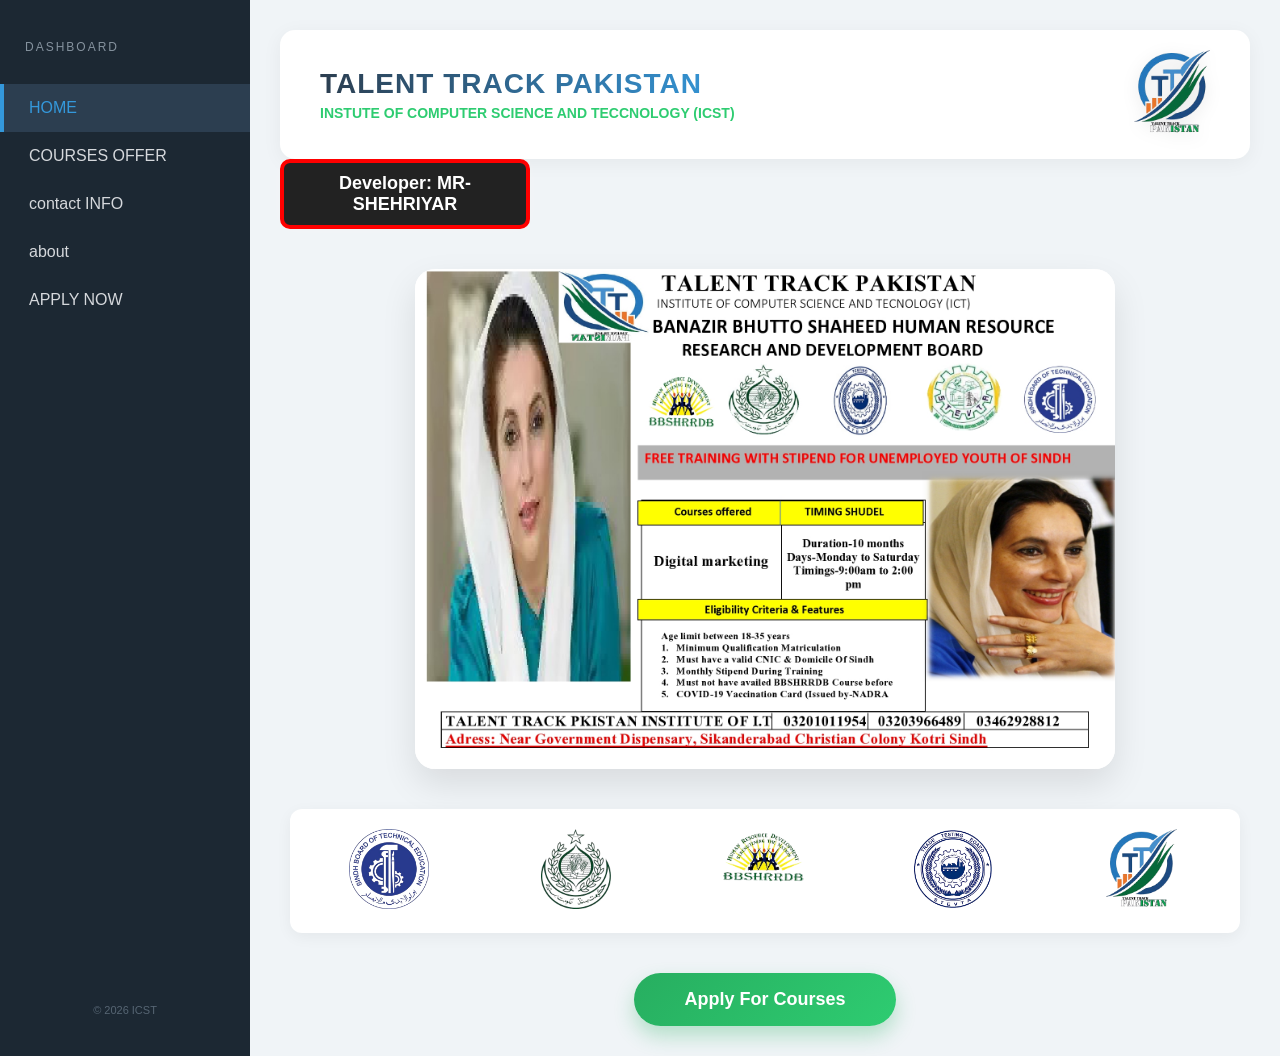
<file: index.html>
<!DOCTYPE html>
<html lang="en">
<head>
    <meta charset="UTF-8">
    <meta name="viewport" content="width=device-width, initial-scale=1.0">
    <title>Talent Track Pakistan (ICST)</title>
    <link rel="icon" type="image/png" href="./image/talnt_trck5.png">
    <link rel="stylesheet" href="https://cdnjs.cloudflare.com/ajax/libs/font-awesome/6.0.0/css/all.min.css">
    <link rel="stylesheet" href="style.css">
</head>
<body>

<div class="site-container">
    <nav class="sidebar">
        <div class="menu-label">DASHBOARD</div>
        <ul>
            <li><a href="index.html" class="active">HOME</a></li>
            <li><a href="course.html">COURSES OFFER</a></li>
            <li><a href="contact.html">contact INFO</a></li>
            <li><a href="about.html">about </a></li>
            <li><a href="apply.html">APPLY NOW</a></li>
        </ul>
        <div class="sidebar-footer">© 2026 ICST</div>
    </nav>

    <main class="content-area">
        <header class="main-header">
            <div class="title-wrapper">
                <h1 class="brand-name">TALENT TRACK PAKISTAN </h1>
                <p class="tagline">INSTUTE OF COMPUTER SCIENCE AND TECCNOLOGY (ICST)
            </div>
            <div class="logo-wrapper">
                <img src="./image/talnt_trck5.png" alt="Academy Logo" class="top-right-logo">
            </div>
        </header>
<div class="animation-wrapper">
    <div class="moving-box">
        Developer: <span>MR-SHEHRIYAR</span>
    </div>
</div>
        <div class="slider-wrapper">
            <div class="image-slider">
                <img src="./image/tlent track 1.jpg" class="slide-img">
                <img src="./image/TALENT TRACK PAKISTAN ART BY SHEHRIYAR2.jpg" class="slide-img">
                <img src="./image/pic4.jpeg" class="slide-img">
                <img src="./image/TALENT TRACK PAKISTAN ART BY SHEHRIYAR2.jpg" class="slide-img"> </div>
        </div>
        <div class="partners-strip">
    <div class="logo-item"><img src="./image/sindh3.png" alt="Partner 1"></div>
    <div class="logo-item"><img src="./image/govt2.png" alt="Partner 2"></div>
    <div class="logo-item"><img src="./image/bbshrrdb1.png" alt="Partner 3"></div>
    <div class="logo-item"><img src="./image/t4.png" alt="Partner 4"></div>
    <div class="logo-item"><img src="./image/talnt_trck5.png" alt="Partner 5"></div>
</div>
        <div class="action-section">
            <button class="apply-btn">Apply For Courses</button>
        </div>
    </main>
</div>

</body>
</html>
</file>
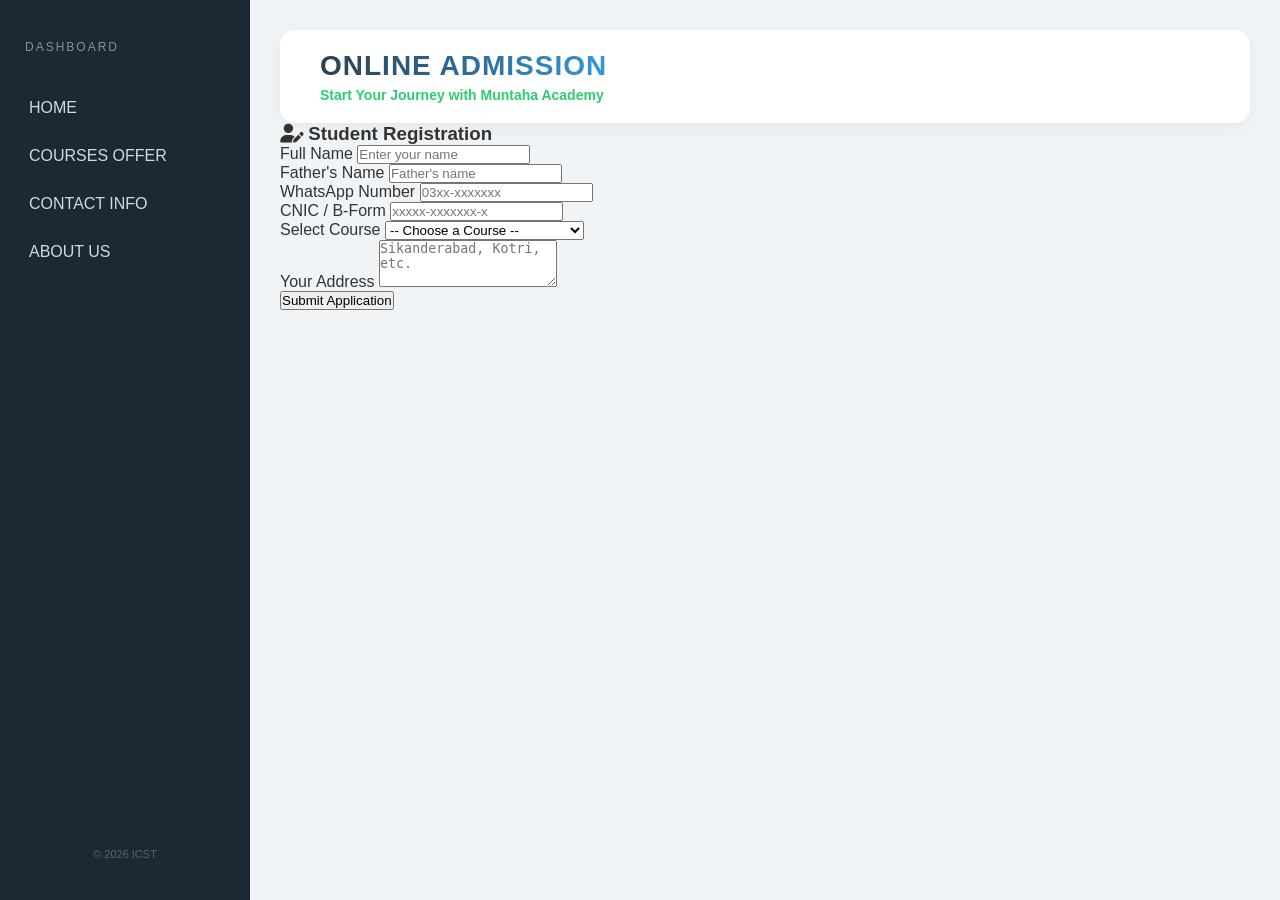
<file: apply.html>
<!DOCTYPE html>
<html lang="en">
<head>
    <meta charset="UTF-8">
    <meta name="viewport" content="width=device-width, initial-scale=1.0">
    <title>Apply Now - Talent Track Pakistan</title>
    <link rel="icon" type="image/png" href="./image/talnt_trck5.png">
    <link rel="stylesheet" href="style.css">
    <link rel="stylesheet" href="https://cdnjs.cloudflare.com/ajax/libs/font-awesome/6.0.0/css/all.min.css">
</head>
<body>

<div class="site-container">
    <nav class="sidebar">
        <div class="menu-label">DASHBOARD</div>
        <ul>
            <li><a href="index.html">HOME</a></li>
            <li><a href="course.html">COURSES OFFER</a></li>
            <li><a href="CONTACT.HTML">CONTACT INFO</a></li>
            <li><a href="ABOUT.HTML">ABOUT US</a></li>
        </ul>
        <div class="sidebar-footer">© 2026 ICST</div>
    </nav>

    <main class="content-area">
        <header class="main-header">
            <div class="title-wrapper">
                <h1 class="brand-name">ONLINE ADMISSION</h1>
                <p class="tagline">Start Your Journey with Muntaha Academy</p>
            </div>
        </header>

        <div class="admission-form-container">
            <form action="#" class="enroll-form">
                <h3><i class="fas fa-user-edit"></i> Student Registration</h3>
                
                <div class="input-row">
                    <div class="input-group">
                        <label>Full Name</label>
                        <input type="text" placeholder="Enter your name" required>
                    </div>
                    <div class="input-group">
                        <label>Father's Name</label>
                        <input type="text" placeholder="Father's name" required>
                    </div>
                </div>

                <div class="input-row">
                    <div class="input-group">
                        <label>WhatsApp Number</label>
                        <input type="tel" placeholder="03xx-xxxxxxx" required>
                    </div>
                    <div class="input-group">
                        <label>CNIC / B-Form</label>
                        <input type="text" placeholder="xxxxx-xxxxxxx-x" required>
                    </div>
                </div>

                <div class="input-group full-width">
                    <label>Select Course</label>
                    <select required>
                        <option value="">-- Choose a Course --</option>
                        <option value="web">Web Development (6 Months)</option>
                        <option value="graphic">Graphic Design (3 Months)</option>
                        <option value="marketing">Digital Marketing (3 Months)</option>
                        <option value="office">MS Office & CIT</option>
                    </select>
                </div>

                <div class="input-group full-width">
                    <label>Your Address</label>
                    <textarea rows="3" placeholder="Sikanderabad, Kotri, etc."></textarea>
                </div>

                <button type="submit" class="submit-btn-large">Submit Application</button>
            </form>
        </div>
    </main>
</div>

</body>
</html>
</file>
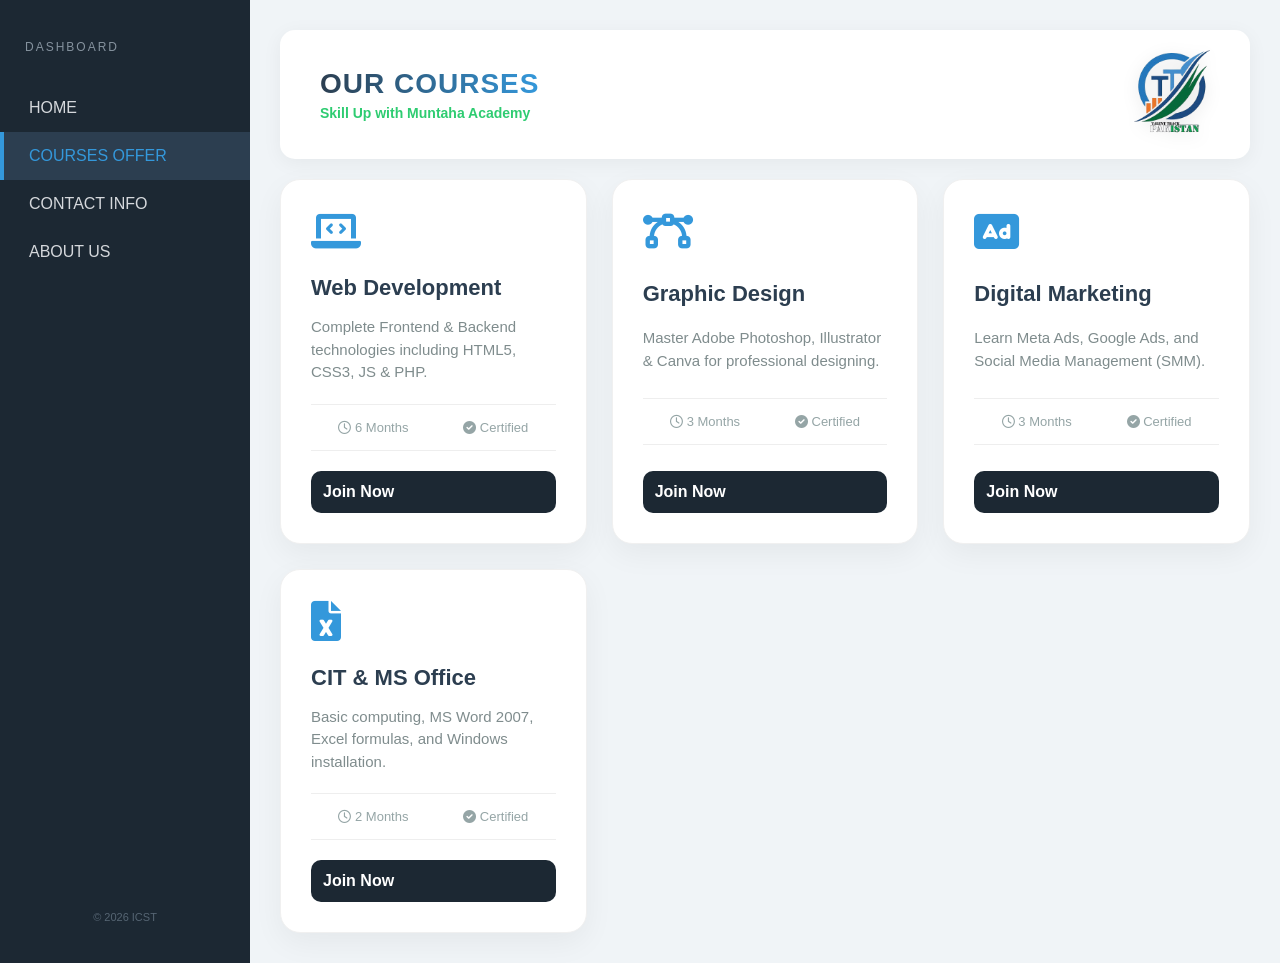
<file: course.html>
<!DOCTYPE html>
<html lang="en">
<head>
    <meta charset="UTF-8">
    <meta name="viewport" content="width=device-width, initial-scale=1.0">
    <title>Courses - Talent Track Pakistan</title>
    <link rel="icon" type="image/png" href="./image/talnt_trck5.png">
    <link rel="stylesheet" href="style.css">
    <link rel="stylesheet" href="https://cdnjs.cloudflare.com/ajax/libs/font-awesome/6.0.0/css/all.min.css">
</head>
<body>

<div class="site-container">
    <nav class="sidebar">
        <div class="menu-label">DASHBOARD</div>
        <ul>
            <li><a href="index.html">HOME</a></li>
            <li><a href="course.html" class="active">COURSES OFFER</a></li>
            <li><a href="CONTACT.HTML">CONTACT INFO</a></li>
            <li><a href="ABOUT.HTML">ABOUT US</a></li>
        </ul>
        <div class="sidebar-footer">© 2026 ICST</div>
    </nav>

    <main class="content-area">
        <header class="main-header">
            <div class="title-wrapper">
                <h1 class="brand-name">OUR COURSES</h1>
                <p class="tagline">Skill Up with Muntaha Academy</p>
            </div>
            <div class="logo-wrapper">
                <img src="./image/talnt_trck5.png" alt="Logo" class="top-right-logo">
            </div>
        </header>

        <div class="course-grid">
            <div class="course-card">
                <div class="course-icon"><i class="fas fa-laptop-code"></i></div>
                <h3>Web Development</h3>
                <p>Complete Frontend & Backend technologies including HTML5, CSS3, JS & PHP.</p>
                <div class="course-meta">
                    <span><i class="far fa-clock"></i> 6 Months</span>
                    <span><i class="fas fa-check-circle"></i> Certified</span>
                </div>
                <a href="https://wa.me/923258389705" class="enroll-btn">Join Now</a>
            </div>

            <div class="course-card">
                <div class="course-icon"><i class="fas fa-bezier-curve"></i></div>
                <h3>Graphic Design</h3>
                <p>Master Adobe Photoshop, Illustrator & Canva for professional designing.</p>
                <div class="course-meta">
                    <span><i class="far fa-clock"></i> 3 Months</span>
                    <span><i class="fas fa-check-circle"></i> Certified</span>
                </div>
                <a href="https://wa.me/923258389705" class="enroll-btn">Join Now</a>
            </div>

            <div class="course-card">
                <div class="course-icon"><i class="fas fa-ad"></i></div>
                <h3>Digital Marketing</h3>
                <p>Learn Meta Ads, Google Ads, and Social Media Management (SMM).</p>
                <div class="course-meta">
                    <span><i class="far fa-clock"></i> 3 Months</span>
                    <span><i class="fas fa-check-circle"></i> Certified</span>
                </div>
                <a href="https://wa.me/923258389705" class="enroll-btn">Join Now</a>
            </div>

            <div class="course-card">
                <div class="course-icon"><i class="fas fa-file-excel"></i></div>
                <h3>CIT & MS Office</h3>
                <p>Basic computing, MS Word 2007, Excel formulas, and Windows installation.</p>
                <div class="course-meta">
                    <span><i class="far fa-clock"></i> 2 Months</span>
                    <span><i class="fas fa-check-circle"></i> Certified</span>
                </div>
                <a href="https://wa.me/923258389705" class="enroll-btn">Join Now</a>
            </div>
        </div>
    </main>
</div>

</body>
</html>
</file>
<file: style.css>
/* --- 1. RESET & BASE --- */
* {
    margin: 0;
    padding: 0;
    box-sizing: border-box;
}

body {
    font-family: 'Segoe UI', Tahoma, Geneva, Verdana, sans-serif;
    background-color: #f0f4f7; /* Professional Soft Grey */
    color: #333;
}
/* --- NAYA AUR SAHI CODE --- */
.site-container {
    display: flex;
    min-height: 100vh;
    flex-direction: row; /* Desktop par side-by-side */
}

.sidebar {
    width: 250px;
    background-color: #1c2833;
    color: white;
    display: flex;
    flex-direction: column;
    padding: 40px 0;
    flex-shrink: 0; /* Sidebar ko dabne nahi dega */
}

.content-area {
    flex-grow: 1; /* YE SABSE ZAROORI HAI: Poori screen cover karega */
    padding: 30px;
    background-color: #f0f4f7;
    width: 100%;
}
.menu-label {
    padding-left: 25px;
    font-size: 12px;
    letter-spacing: 2px;
    color: #85929e;
    margin-bottom: 30px;
}

.sidebar ul {
    list-style: none;
    flex-grow: 1;
}

.sidebar ul li a {
    display: block;
    padding: 15px 25px;
    color: #d5d8dc;
    text-decoration: none;
    font-weight: 500;
    transition: 0.3s;
    border-left: 4px solid transparent;
}

.sidebar ul li a:hover, .sidebar ul li a.active {
    background-color: #2c3e50;
    color: #3498db;
    border-left: 4px solid #3498db;
}

.sidebar-footer {
    text-align: center;
    font-size: 11px;
    color: #566573;
}



/* --- 4. TOP HEADER (Title Left, Logo Right) --- */
.main-header {
    display: flex;
    justify-content: space-between;
    align-items: center;
    background: white;
    padding: 20px 40px;
    border-radius: 15px;
    box-shadow: 0 4px 20px rgba(0,0,0,0.05);
}

.brand-name {
    font-size: 28px;
    font-weight: 800;
    color: #212f3d;
    letter-spacing: 1px;
    margin-bottom: 5px;
    background: linear-gradient(to right, #2c3e50, #3498db);
    
    /* Pehle se likhi hui lines */
    -webkit-background-clip: text;
    -webkit-text-fill-color: transparent;

    /* YE WALI LINE ADD KAREIN WARNING KHATAM KARNE KE LIYE */
    background-clip: text; 
}
.tagline {
    font-size: 14px;
    color: #2ecc71; /* Green highlight */
    font-weight: 600;
    margin: 0;
}

.top-right-logo {
    height: 85px;
    width: auto;
    filter: drop-shadow(0 4px 8px rgba(0,0,0,0.1));
}

/* --- 5. SLIDER DESIGN --- */
.slider-wrapper {
    width: 100%;
    max-width: 700px;
    height: 500px;
    margin: 40px auto;
    overflow: hidden;
    border-radius: 20px;
    box-shadow: 0 15px 35px rgba(0,0,0,0.1);
    background-color: white;
}

.image-slider {
    display: flex;
    width: 400%;
    height: 100%;
    animation: move-slides 18s infinite ease-in-out;
}

.slide-img {
    width: 25%;
    height: 100%;
    object-fit: cover; /* Puri image dikhegi bina kate */
    background: #fff;
}

@keyframes move-slides {
    0%, 20% { transform: translateX(0); }
    25%, 45% { transform: translateX(-25%); }
    50%, 70% { transform: translateX(-50%); }
    75%, 95% { transform: translateX(-75%); }
    100% { transform: translateX(0); }
}

/* --- 6. APPLY BUTTON --- */
.action-section {
    text-align: center;
    margin-top: 20px;
}

.apply-btn {
    background: linear-gradient(135deg, #27ae60, #2ecc71);
    color: white;
    padding: 16px 50px;
    border: none;
    border-radius: 50px;
    font-size: 18px;
    font-weight: bold;
    cursor: pointer;
    box-shadow: 0 10px 20px rgba(39, 174, 96, 0.3);
    transition: 0.3s;
}

.apply-btn:hover {
    transform: translateY(-5px);
    box-shadow: 0 15px 30px rgba(39, 174, 96, 0.4);
}
/* --- 7. PARTNERS LOGO STRIP (Original Rang Effect) --- */
.partners-strip {
    display: flex;
    justify-content: center; /* Logos center mein */
    align-items: center;     /* Upar niche se barabar */
    gap: 30px;               /* Fasla logos ke darmiyan */
    margin: 40px auto;       /* Slider se niche gap */
    padding: 20px;
    background: #ffffff;     /* White strip */
    border-radius: 12px;
    max-width: 950px;
    box-shadow: 0 4px 15px rgba(0,0,0,0.05);
}

.logo-item {
    flex: 1;                 /* Barabar jagah */
    text-align: center;
}

.logo-item img {
    height: 80px;            /* Sab barabar size ke */
    width: auto;
    object-fit: contain;
    transition: all 0.3s ease; /* Smooth effect */
    
    /* !! YE LINES CHANGE KI HAIN !! */
    filter: grayscale(0%);   /* Original State: Hamesha rang mein rahenge */
    opacity: 1;              /* Hamesha saaf dikhenge */
}

/* Mouse le jane par ka Effect (Inverted) */
.logo-item img:hover {
    filter: grayscale(100%); /* Hover par range grey/feeka ho jayega */
    opacity: 0.8;            /* Halka sa feeka background jaisa professional look */
    transform: scale(1.1);   /* Halka sa zoom takae pata chale mouse wahan hai */
}
/* --- 8. CONTACT PAGE SPECIFIC STYLES --- */
.contact-grid {
    display: grid;
    grid-template-columns: 1fr 2fr; /* Info choti, Form bada */
    gap: 30px;
    margin-top: 20px;
}

.contact-card {
    background: white;
    padding: 30px;
    border-radius: 15px;
    box-shadow: 0 4px 20px rgba(0,0,0,0.05);
}

.contact-card h3 {
    color: #1c2833;
    margin-bottom: 20px;
    border-bottom: 2px solid #2ecc71;
    display: inline-block;
    padding-bottom: 5px;
}

.info-box p {
    margin-bottom: 20px;
    line-height: 1.6;
}

.info-box i {
    color: #3498db;
    margin-right: 10px;
}

/* Form Styling */
.form-box form {
    display: flex;
    flex-direction: column;
    gap: 15px;
}

.form-box input, .form-box textarea {
    padding: 12px;
    border: 1px solid #d5d8dc;
    border-radius: 8px;
    font-family: inherit;
    outline: none;
    transition: 0.3s;
}

.form-box input:focus, .form-box textarea:focus {
    border-color: #3498db;
    box-shadow: 0 0 5px rgba(52, 152, 219, 0.2);
}

.submit-btn {
    background: #1c2833;
    color: white;
    padding: 12px;
    border: none;
    border-radius: 8px;
    font-weight: bold;
    cursor: pointer;
    transition: 0.3s;
}

.submit-btn:hover {
    background: #3498db;
}

.map-container {
    margin-top: 40px;
    background: white;
    padding: 20px;
    border-radius: 15px;
    box-shadow: 0 4px 20px rgba(0,0,0,0.05);
}

.dummy-map {
    height: 300px;
    background: #e5e8e8;
    display: flex;
    align-items: center;
    justify-content: center;
    border-radius: 10px;
    color: #7f8c8d;
    border: 2px dashed #bdc3c7;
}
/* --- 9. FLOATING WHATSAPP BUTTON --- */
.whatsapp-float {
    position: fixed;
    bottom: 30px;
    right: 30px;
    background-color: #25d366; /* WhatsApp Green */
    color: white;
    padding: 10px 20px;
    border-radius: 50px;
    display: flex;
    align-items: center;
    gap: 10px;
    text-decoration: none;
    font-weight: bold;
    box-shadow: 0 4px 15px rgba(0,0,0,0.2);
    z-index: 1000;
    transition: all 0.3s ease;
}

.whatsapp-icon {
    width: 30px;
    height: 30px;
}

.whatsapp-float:hover {
    transform: scale(1.1);
    background-color: #128c7e;
    box-shadow: 0 6px 20px rgba(37, 211, 102, 0.4);
}

.whatsapp-float span {
    font-size: 14px;
}


    .whatsapp-float {
        padding: 12px;
        bottom: 20px;
        right: 20px;
    }

/* --- 11. COURSE OFFER DESIGN --- */
.courses-container {
    padding: 40px 20px;
    text-align: center;
}

.page-title {
    font-size: 32px;
    color: #1c2833;
    margin-bottom: 40px;
    position: relative;
    display: inline-block;
}

.page-title::after {
    content: '';
    width: 50%;
    height: 4px;
    background: #3498db;
    position: absolute;
    bottom: -10px;
    left: 25%;
    border-radius: 2px;
}

.course-grid {
    display: grid;
    grid-template-columns: repeat(auto-fit, minmax(280px, 1fr));
    gap: 25px;
    margin-top: 20px;
}

.course-card {
    background: white;
    padding: 30px;
    border-radius: 20px;
    box-shadow: 0 10px 30px rgba(0,0,0,0.05);
    transition: all 0.3s ease;
    border: 1px solid #f0f0f0;
    display: flex;
    flex-direction: column;
    justify-content: space-between;
}

.course-card:hover {
    transform: translateY(-10px);
    box-shadow: 0 15px 40px rgba(52, 152, 219, 0.15);
    border-color: #3498db;
}

.course-icon {
    font-size: 40px;
    color: #3498db;
    margin-bottom: 20px;
}

.course-card h3 {
    font-size: 22px;
    color: #2c3e50;
    margin-bottom: 15px;
}

.course-card p {
    color: #7f8c8d;
    font-size: 15px;
    line-height: 1.5;
    margin-bottom: 20px;
}

.course-meta {
    display: flex;
    justify-content: space-around;
    padding: 15px 0;
    border-top: 1px solid #eee;
    border-bottom: 1px solid #eee;
    margin-bottom: 20px;
    color: #95a5a6;
    font-size: 13px;
}

.enroll-btn {
    background: #1c2833;
    color: white;
    padding: 12px;
    border-radius: 10px;
    text-decoration: none;
    font-weight: bold;
    transition: 0.3s;
}

.enroll-btn:hover {
    background: #3498db;
    color: white;
}
/* --- 12. ABOUT PAGE INFO --- */
.about-info-grid {
    display: grid;
    grid-template-columns: 1fr 1fr;
    gap: 20px;
    margin-bottom: 40px;
}

.about-card {
    background: #ffffff;
    padding: 25px;
    border-radius: 15px;
    border-left: 5px solid #2ecc71; /* Green highlight */
    box-shadow: 0 4px 15px rgba(0,0,0,0.05);
}

.about-card h3 {
    color: #1c2833;
    margin-bottom: 10px;
    display: flex;
    align-items: center;
    gap: 10px;
}

.about-card i {
    color: #3498db;
}
 
/* --- ADMISSION FORM NEW DESIGN --- */
.admission-box {
    background: #ffffff;
    padding: 40px;
    border-radius: 15px;
    box-shadow: 0 10px 25px rgba(0,0,0,0.1);
    max-width: 900px; /* Is se form bada dikhega */
    margin: 20px auto;
}

.form-header {
    text-align: center;
    margin-bottom: 30px;
    border-bottom: 2px solid #3498db;
    padding-bottom: 15px;
}

.form-header h2 {
    color: #1c2833;
    font-size: 28px;
    letter-spacing: 1px;
}

.form-row {
    display: flex;
    gap: 25px;
    margin-bottom: 20px;
}

.field {
    flex: 1;
    display: flex;
    flex-direction: column;
    margin-bottom: 20px;
}

.field label {
    font-weight: bold;
    margin-bottom: 8px;
    color: #34495e;
}

.field input, .field select, .field textarea {
    padding: 12px;
    border: 1px solid #bdc3c7;
    border-radius: 8px;
    font-size: 16px;
    background: #fdfefe;
}

.field input:focus {
    border-color: #3498db;
    outline: none;
    box-shadow: 0 0 5px rgba(52, 152, 219, 0.3);
}

.apply-now-btn {
    width: 100%;
    padding: 15px;
    background: #1c2833;
    color: white;
    border: none;
    border-radius: 8px;
    font-size: 18px;
    font-weight: bold;
    cursor: pointer;
    transition: 0.3s;
}

.apply-now-btn:hover {
    background: #3498db;
    transform: translateY(-2px);
}
.moving-box {
    width: 250px;
    padding: 10px;
    background: #222; /* Dabbe ka andar ka rang thora dark rakha hai */
    border-radius: 10px;
    text-align: center;
    font-size: 18px;
    font-weight: bold;
    color: white;
    
    /* Border Settings */
    border: 4px solid #ff0000; /* Shuruati border color */
    box-shadow: 0 0 15px rgba(255, 255, 255, 0.2); /* Halka sa glow */

    /* Animation Settings */
    position: relative;
    animation: moveLeftRight 8s linear infinite, borderRainbow 4s linear infinite;
}

/* Agay Peechay Chalne wali Animation */
@keyframes moveLeftRight {
    0%   { left: 0%; transform: translateX(0); }
    50%  { left: 100%; transform: translateX(-100%); }
    100% { left: 0%; transform: translateX(0); }
}

/* Border ka Rang Badalna (Rainbow Effect) */
@keyframes borderRainbow {
    0%   { border-color: #ff0000; box-shadow: 0 0 20px #ff0000; } /* Red */
    20%  { border-color: #ff8000; box-shadow: 0 0 20px #ff8000; } /* Orange */
    40%  { border-color: #ffff00; box-shadow: 0 0 20px #ffff00; } /* Yellow */
    60%  { border-color: #00ff00; box-shadow: 0 0 20px #00ff00; } /* Green */
    80%  { border-color: #0000ff; box-shadow: 0 0 20px #0000ff; } /* Blue */
    100% { border-color: #ff0000; box-shadow: 0 0 20px #ff0000; } /* Back to Red */
}
/* ============================================================
   MOBILE RESPONSIVE CODE (Sirf Mobile ke liye)
   ============================================================ */

@media (max-width: 768px) {
    /* 1. Layout Fix: Sidebar ko upar shift karna */
    .site-container {
        flex-direction: column;
    }

    .sidebar {
        width: 100%;
        padding: 10px 0;
    }

    .sidebar ul {
        display: flex;
        flex-wrap: wrap;
        justify-content: center;
    }

    .sidebar ul li a {
        padding: 10px 15px;
        font-size: 13px;
        border-left: none;
        border-bottom: 3px solid transparent;
    }

    .sidebar ul li a:hover, .sidebar ul li a.active {
        border-left: none;
        border-bottom: 3px solid #3498db;
    }

    /* 2. Header Fix: Logo aur Title upar niche */
    .main-header {
        flex-direction: column;
        text-align: center;
        padding: 15px;
    }

    .top-right-logo {
        height: 60px;
        margin-top: 15px;
    }

    .brand-name {
        font-size: 22px;
    }

    /* 3. Slider Fix: Height kam karna taake kategi nahi */
    .slider-wrapper {
        height: 250px;
        margin: 20px auto;
    }

    /* 4. Rainbow Box Fix: Size chota karna */
    .moving-box {
        width: 180px;
        font-size: 14px;
        padding: 8px;
    }

    /* 5. Grids Fix: Har cheez aik ke niche aik aye */
    .contact-grid, 
    .about-info-grid, 
    .course-grid,
    .admission-box {
        grid-template-columns: 1fr !important;
    }

    .form-row {
        flex-direction: column;
        gap: 0;
    }

    /* 6. Partners Strip Fix */
    .partners-strip {
        gap: 15px;
        padding: 10px;
    }

    .logo-item img {
        height: 50px;
    }

    /* 7. WhatsApp Button Fix */
    .whatsapp-float span {
        display: none; /* Mobile par sirf icon dikhega */
    }
    
    .whatsapp-float {
        padding: 12px;
        bottom: 20px;
        right: 20px;
    }
}
</file>
